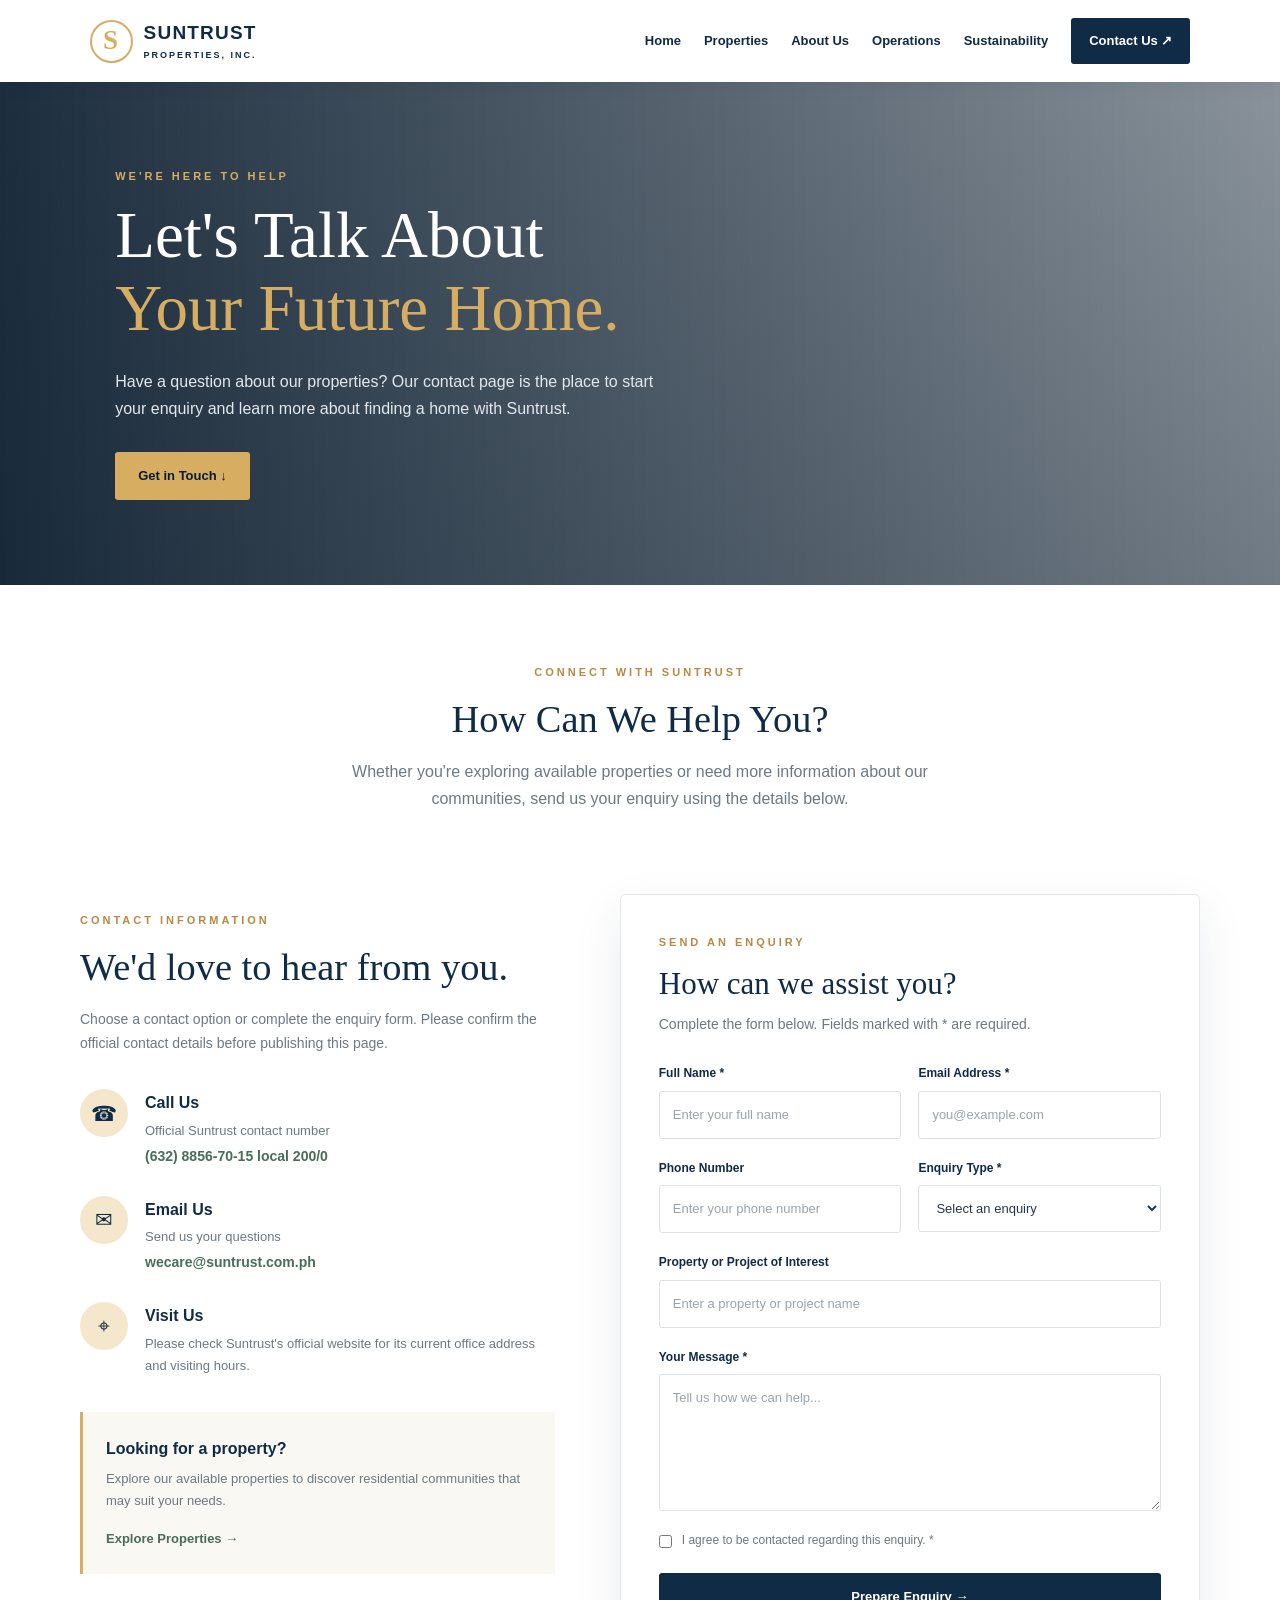
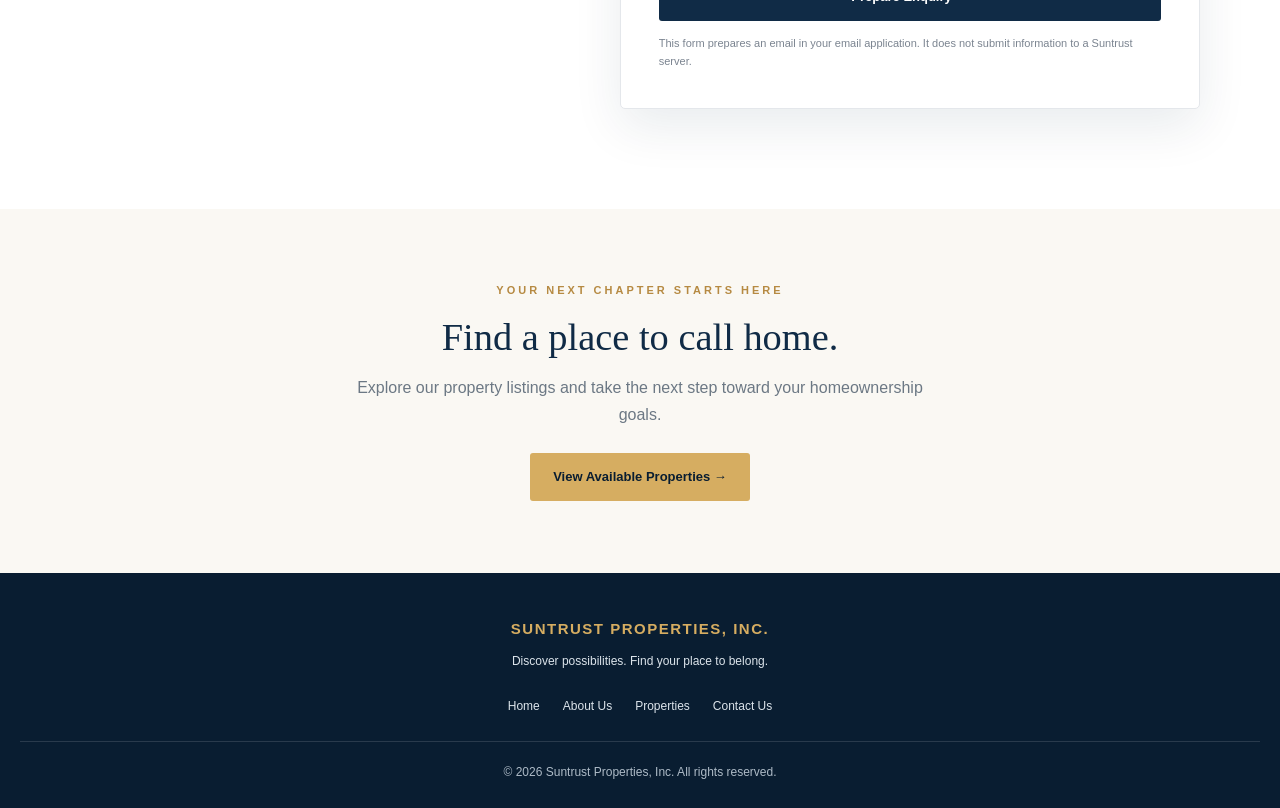
<file: contact.html>
<!DOCTYPE html>
<html lang="en">
<head>
  <meta charset="UTF-8">
  <meta name="viewport" content="width=device-width, initial-scale=1.0">
  <meta name="description" content="Contact Suntrust Properties for property enquiries, homeownership information, and assistance.">
  <title>Contact Us | Suntrust Properties</title>
  <link rel="stylesheet" href="contact.css">
  <script src="contact.js" defer></script>
</head>
<body>
  <header class="site-header">
    <a class="brand" href="index.html" aria-label="Suntrust Properties home">
      <span class="brand-mark">S</span>
      <span>SUNTRUST <small>PROPERTIES, INC.</small></span>
    </a>

    <button class="menu-toggle" id="menuToggle"
      aria-label="Open navigation" aria-expanded="false"
      aria-controls="mainNav">☰</button>

    <nav class="main-nav" id="mainNav">
      <a href="index.html">Home</a>
      <a href="index.html#properties">Properties</a>
      <a href="about-us.html">About Us</a>
      <a href="operations.html">Operations</a>
      <a href="sustainability.html">Sustainability</a>
      <a class="nav-contact active" href="contact.html">Contact Us ↗</a>
    </nav>
  </header>

  <main>
    <section class="contact-hero">
      <div class="hero-overlay"></div>
      <div class="hero-content">
        <p class="eyebrow">WE'RE HERE TO HELP</p>
        <h1>Let's Talk About<br><span>Your Future Home.</span></h1>
        <p>Have a question about our properties? Our contact page is the place to start your enquiry and learn more about finding a home with Suntrust.</p>
        <a class="button button-gold" href="#contact-details">Get in Touch ↓</a>
      </div>
    </section>

    <section class="intro-section">
      <p class="eyebrow">CONNECT WITH SUNTRUST</p>
      <h2>How Can We Help You?</h2>
      <p>Whether you're exploring available properties or need more information about our communities, send us your enquiry using the details below.</p>
    </section>

    <section class="contact-layout" id="contact-details">
      <div class="contact-information">
        <p class="eyebrow">CONTACT INFORMATION</p>
        <h2>We'd love to hear from you.</h2>
        <p class="information-intro">Choose a contact option or complete the enquiry form. Please confirm the official contact details before publishing this page.</p>

        <div class="info-item">
          <div class="info-icon">☎</div>
          <div>
            <h3>Call Us</h3>
            <p>Official Suntrust contact number</p>
            <a href="tel:+63288567015">(632) 8856-70-15 local 200/0</a>
          </div>
        </div>

        <div class="info-item">
          <div class="info-icon">✉</div>
          <div>
            <h3>Email Us</h3>
            <p>Send us your questions</p>
            <a href="mailto:wecare@suntrust.com.ph">wecare@suntrust.com.ph</a>
          </div>
        </div>

        <div class="info-item">
          <div class="info-icon">⌖</div>
          <div>
            <h3>Visit Us</h3>
            <p>Please check Suntrust's official website for its current office address and visiting hours.</p>
          </div>
        </div>

        <div class="contact-note">
          <strong>Looking for a property?</strong>
          <p>Explore our available properties to discover residential communities that may suit your needs.</p>
          <a href="index.html#properties">Explore Properties →</a>
        </div>
      </div>

      <div class="form-card">
        <p class="eyebrow">SEND AN ENQUIRY</p>
        <h2>How can we assist you?</h2>
        <p class="form-description">Complete the form below. Fields marked with * are required.</p>

        <form id="contactForm">
          <div class="form-row">
            <div class="form-group">
              <label for="fullName">Full Name *</label>
              <input type="text" id="fullName" name="fullName"
                placeholder="Enter your full name" autocomplete="name" required>
            </div>
            <div class="form-group">
              <label for="email">Email Address *</label>
              <input type="email" id="email" name="email"
                placeholder="you@example.com" autocomplete="email" required>
            </div>
          </div>

          <div class="form-row">
            <div class="form-group">
              <label for="phone">Phone Number</label>
              <input type="tel" id="phone" name="phone"
                placeholder="Enter your phone number" autocomplete="tel">
            </div>
            <div class="form-group">
              <label for="enquiryType">Enquiry Type *</label>
              <select id="enquiryType" name="enquiryType" required>
                <option value="">Select an enquiry</option>
                <option value="Property enquiry">Property enquiry</option>
                <option value="House and lot">House and lot</option>
                <option value="Condominium">Condominium</option>
                <option value="Payment enquiry">Payment enquiry</option>
                <option value="Customer support">Customer support</option>
                <option value="Other">Other</option>
              </select>
            </div>
          </div>

          <div class="form-group">
            <label for="property">Property or Project of Interest</label>
            <input type="text" id="property" name="property"
              placeholder="Enter a property or project name">
          </div>

          <div class="form-group">
            <label for="message">Your Message *</label>
            <textarea id="message" name="message" rows="5"
              placeholder="Tell us how we can help..." required></textarea>
          </div>

          <label class="consent-row">
            <input type="checkbox" id="consent" name="consent" required>
            <span>I agree to be contacted regarding this enquiry. *</span>
          </label>

          <button type="submit" class="button button-submit" id="submitButton">
            Prepare Enquiry →
          </button>

          <p class="form-status" id="formStatus" role="status" aria-live="polite"></p>
          <p class="form-disclaimer">This form prepares an email in your email application. It does not submit information to a Suntrust server.</p>
        </form>
      </div>
    </section>

    <section class="closing-section">
      <p class="eyebrow">YOUR NEXT CHAPTER STARTS HERE</p>
      <h2>Find a place to call home.</h2>
      <p>Explore our property listings and take the next step toward your homeownership goals.</p>
      <a class="button button-gold" href="index.html#properties">View Available Properties →</a>
    </section>
  </main>

  <footer class="site-footer">
    <a class="footer-brand" href="index.html">SUNTRUST PROPERTIES, INC.</a>
    <p>Discover possibilities. Find your place to belong.</p>
    <div class="footer-links">
      <a href="index.html">Home</a>
      <a href="about-us.html">About Us</a>
      <a href="index.html#properties">Properties</a>
      <a href="contact.html">Contact Us</a>
    </div>
    <p class="copyright">© <span id="currentYear"></span> Suntrust Properties, Inc. All rights reserved.</p>
  </footer>
</body>
</html>
</file>
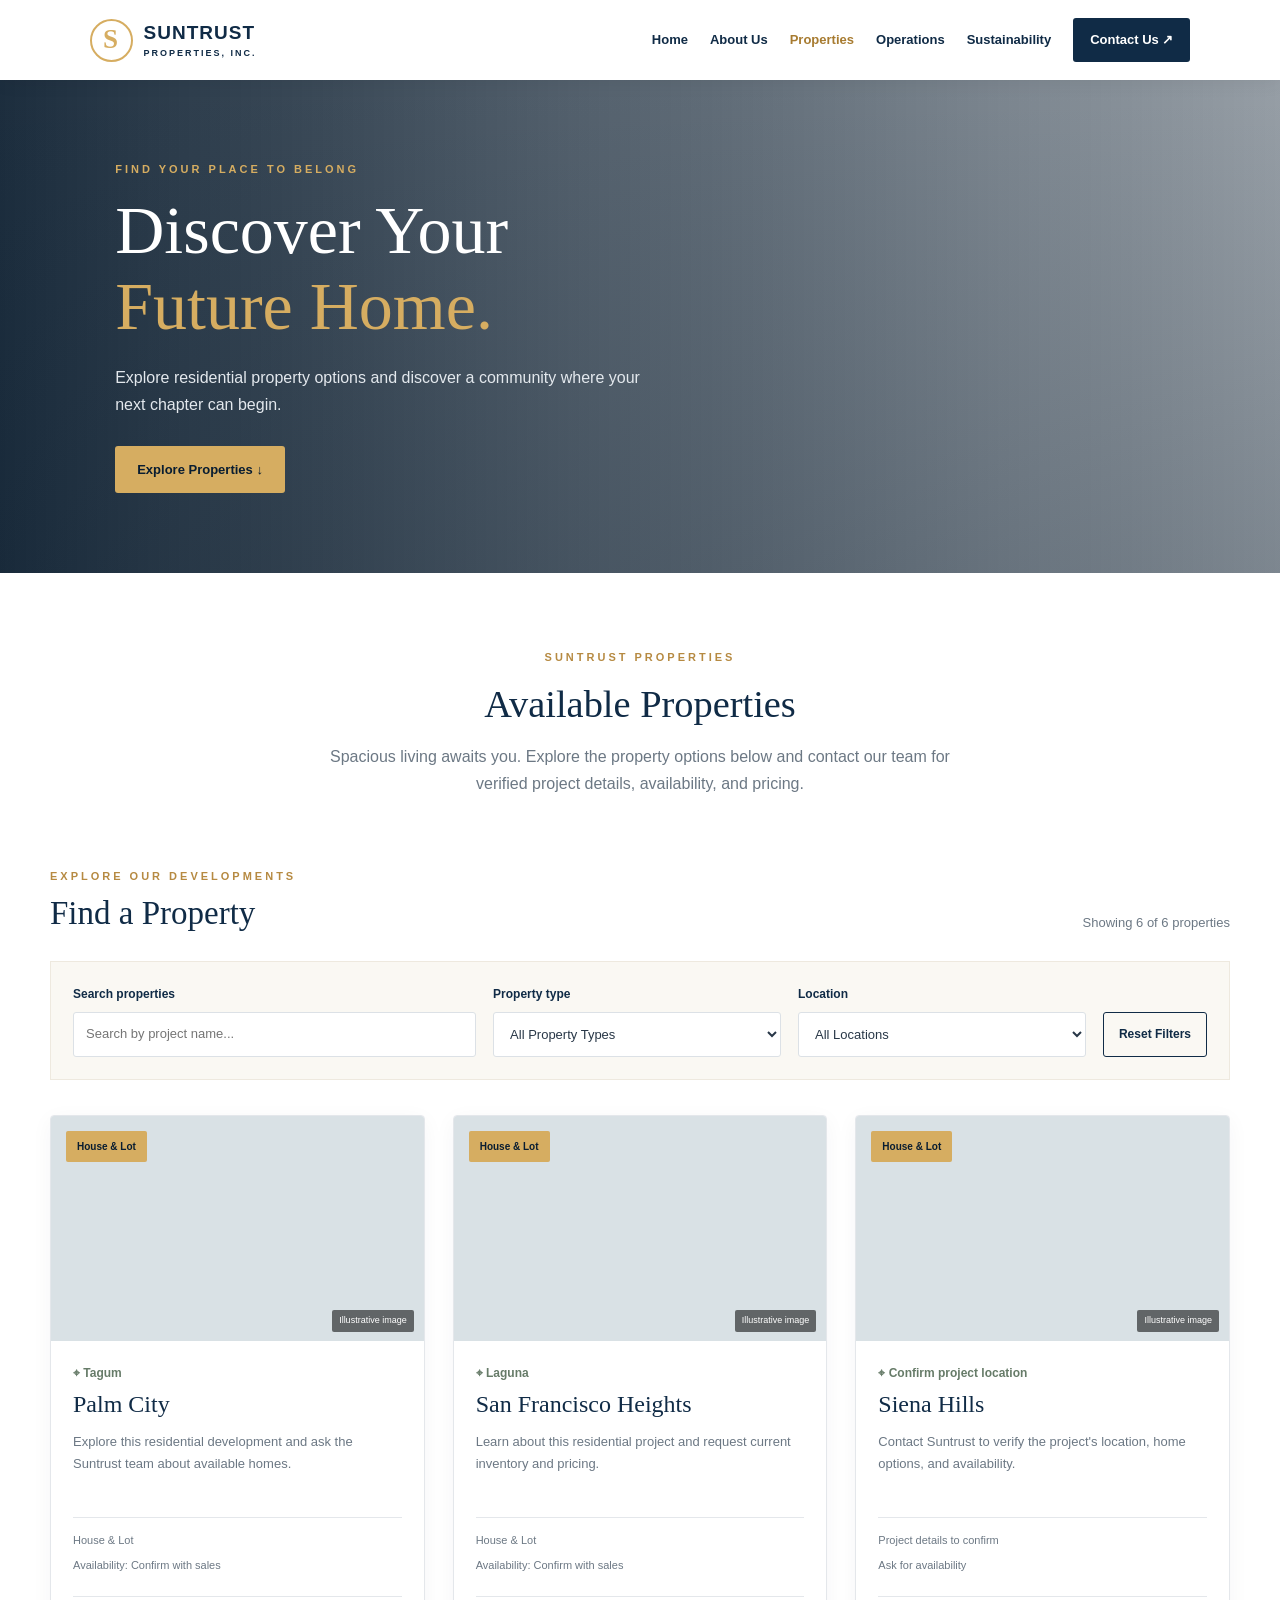
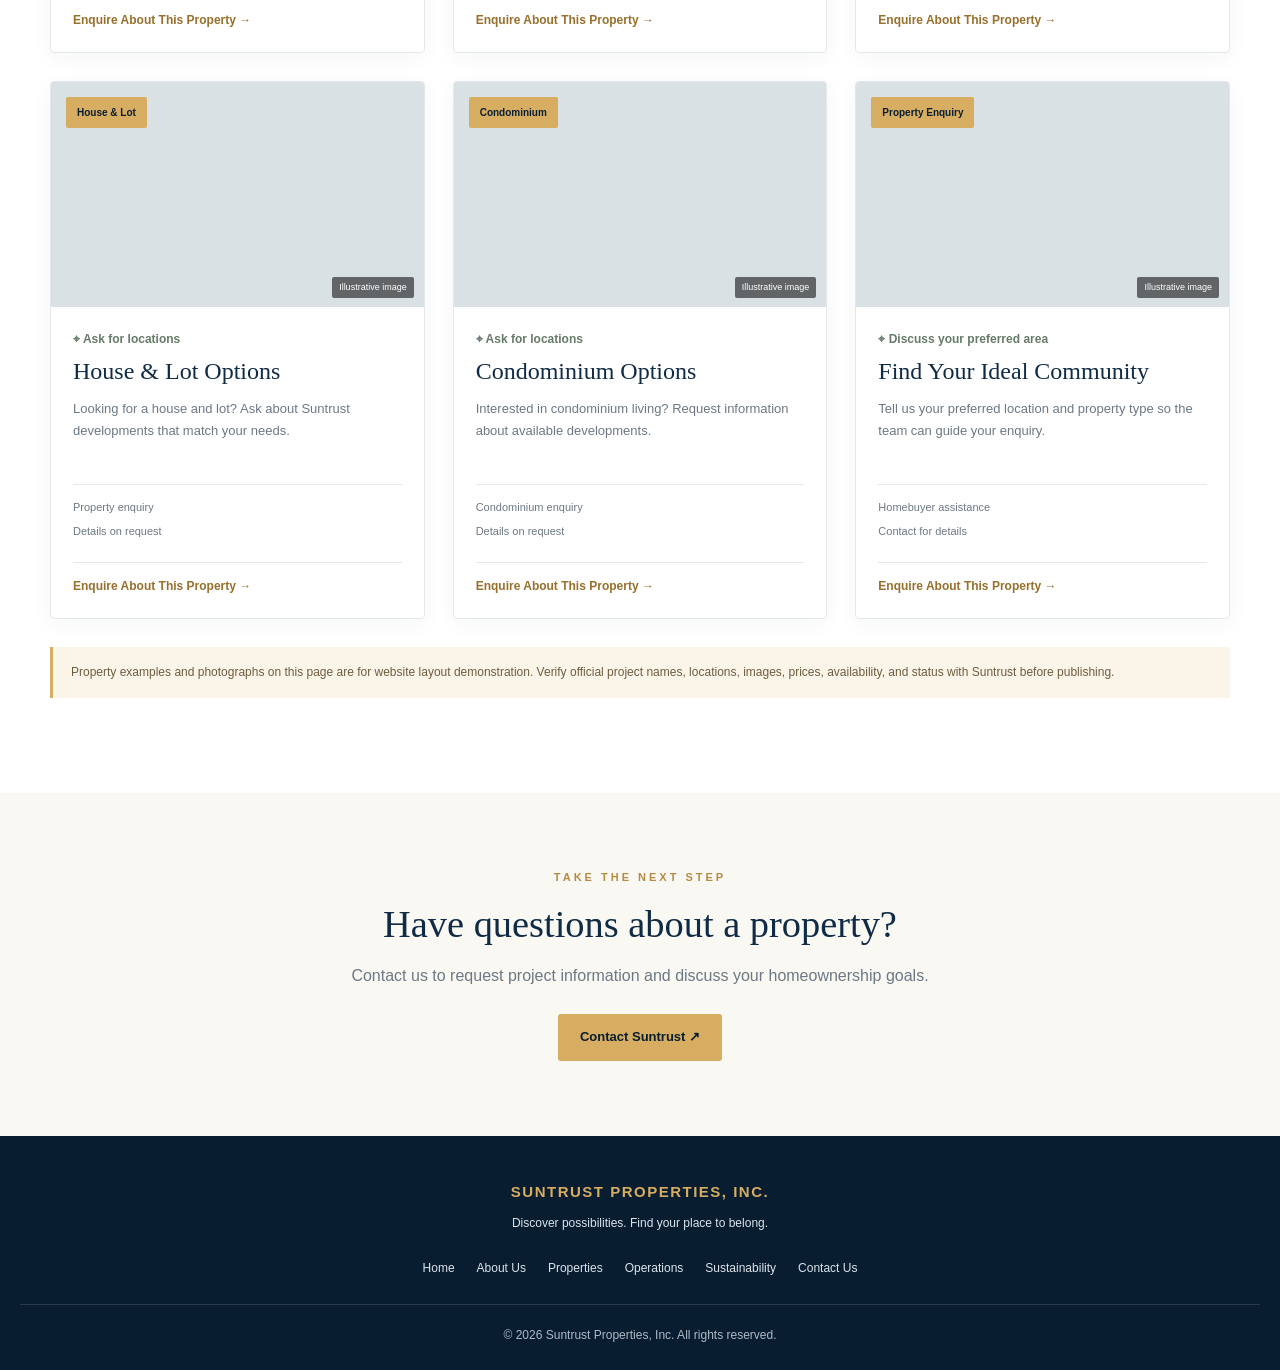
<file: properties.html>
<!DOCTYPE html>
<html lang="en">
<head>
  <meta charset="UTF-8">
  <meta name="viewport" content="width=device-width, initial-scale=1.0">
  <meta name="description" content="Explore Suntrust Properties house-and-lot and condominium developments.">
  <title>Properties | Suntrust Properties, Inc.</title>
  <link rel="stylesheet" href="properties.css">
  <script src="properties.js" defer></script>
</head>
<body>
  <header class="site-header">
    <a href="index.html" class="brand">
      <span class="brand-icon">S</span>
      <span>SUNTRUST <small>PROPERTIES, INC.</small></span>
    </a>

    <button class="menu-toggle" id="menuToggle"
      aria-label="Open navigation" aria-expanded="false"
      aria-controls="mainNav">☰</button>

    <nav class="main-nav" id="mainNav">
      <a href="index.html">Home</a>
      <a href="about-us.html">About Us</a>
      <a href="properties.html" class="active">Properties</a>
      <a href="operations.html">Operations</a>
      <a href="sustainability.html">Sustainability</a>
      <a href="contact.html" class="contact-link">Contact Us ↗</a>
    </nav>
  </header>

  <main>
    <section class="properties-hero">
      <div class="hero-overlay"></div>
      <div class="hero-content">
        <p class="eyebrow">FIND YOUR PLACE TO BELONG</p>
        <h1>Discover Your<br><span>Future Home.</span></h1>
        <p>Explore residential property options and discover a community where your next chapter can begin.</p>
        <a href="#property-list" class="button button-gold">Explore Properties ↓</a>
      </div>
    </section>

    <section class="intro-section">
      <p class="eyebrow">SUNTRUST PROPERTIES</p>
      <h2>Available Properties</h2>
      <p>Spacious living awaits you. Explore the property options below and contact our team for verified project details, availability, and pricing.</p>
    </section>

    <section class="listing-section" id="property-list">
      <div class="listing-heading">
        <div>
          <p class="eyebrow">EXPLORE OUR DEVELOPMENTS</p>
          <h2>Find a Property</h2>
        </div>
        <p id="resultsCount" aria-live="polite">Showing all properties</p>
      </div>

      <div class="filter-panel">
        <div class="filter-field">
          <label for="propertySearch">Search properties</label>
          <input type="search" id="propertySearch"
            placeholder="Search by project name..." autocomplete="off">
        </div>

        <div class="filter-field">
          <label for="propertyType">Property type</label>
          <select id="propertyType">
            <option value="all">All Property Types</option>
            <option value="house-and-lot">House &amp; Lot</option>
            <option value="condominium">Condominium</option>
          </select>
        </div>

        <div class="filter-field">
          <label for="propertyLocation">Location</label>
          <select id="propertyLocation">
            <option value="all">All Locations</option>
            <option value="tagum">Tagum</option>
            <option value="laguna">Laguna</option>
            <option value="other">Other / To be confirmed</option>
          </select>
        </div>

        <button type="button" class="reset-button" id="resetFilters">
          Reset Filters
        </button>
      </div>

      <div class="property-grid" id="propertyGrid">
        <article class="property-card"
          data-name="Palm City" data-type="house-and-lot" data-location="tagum">
          <div class="property-image image-palm">
            <span class="property-badge">House &amp; Lot</span>
            <span class="image-caption">Illustrative image</span>
          </div>
          <div class="property-content">
            <p class="property-location">⌖ Tagum</p>
            <h3>Palm City</h3>
            <p class="property-description">Explore this residential development and ask the Suntrust team about available homes.</p>
            <div class="property-meta">
              <span>House &amp; Lot</span>
              <span>Availability: Confirm with sales</span>
            </div>
            <a class="property-link" href="contact.html?property=Palm%20City">
              Enquire About This Property →
            </a>
          </div>
        </article>

        <article class="property-card"
          data-name="San Francisco Heights" data-type="house-and-lot" data-location="laguna">
          <div class="property-image image-san-francisco">
            <span class="property-badge">House &amp; Lot</span>
            <span class="image-caption">Illustrative image</span>
          </div>
          <div class="property-content">
            <p class="property-location">⌖ Laguna</p>
            <h3>San Francisco Heights</h3>
            <p class="property-description">Learn about this residential project and request current inventory and pricing.</p>
            <div class="property-meta">
              <span>House &amp; Lot</span>
              <span>Availability: Confirm with sales</span>
            </div>
            <a class="property-link" href="contact.html?property=San%20Francisco%20Heights">
              Enquire About This Property →
            </a>
          </div>
        </article>

        <article class="property-card"
          data-name="Siena Hills" data-type="house-and-lot" data-location="other">
          <div class="property-image image-siena">
            <span class="property-badge">House &amp; Lot</span>
            <span class="image-caption">Illustrative image</span>
          </div>
          <div class="property-content">
            <p class="property-location">⌖ Confirm project location</p>
            <h3>Siena Hills</h3>
            <p class="property-description">Contact Suntrust to verify the project's location, home options, and availability.</p>
            <div class="property-meta">
              <span>Project details to confirm</span>
              <span>Ask for availability</span>
            </div>
            <a class="property-link" href="contact.html?property=Siena%20Hills">
              Enquire About This Property →
            </a>
          </div>
        </article>

        <article class="property-card"
          data-name="House and Lot Enquiry" data-type="house-and-lot" data-location="other">
          <div class="property-image image-house">
            <span class="property-badge">House &amp; Lot</span>
            <span class="image-caption">Illustrative image</span>
          </div>
          <div class="property-content">
            <p class="property-location">⌖ Ask for locations</p>
            <h3>House &amp; Lot Options</h3>
            <p class="property-description">Looking for a house and lot? Ask about Suntrust developments that match your needs.</p>
            <div class="property-meta">
              <span>Property enquiry</span>
              <span>Details on request</span>
            </div>
            <a class="property-link" href="contact.html?property=House%20and%20Lot">
              Enquire About This Property →
            </a>
          </div>
        </article>

        <article class="property-card"
          data-name="Condominium Enquiry" data-type="condominium" data-location="other">
          <div class="property-image image-condo">
            <span class="property-badge">Condominium</span>
            <span class="image-caption">Illustrative image</span>
          </div>
          <div class="property-content">
            <p class="property-location">⌖ Ask for locations</p>
            <h3>Condominium Options</h3>
            <p class="property-description">Interested in condominium living? Request information about available developments.</p>
            <div class="property-meta">
              <span>Condominium enquiry</span>
              <span>Details on request</span>
            </div>
            <a class="property-link" href="contact.html?property=Condominium">
              Enquire About This Property →
            </a>
          </div>
        </article>

        <article class="property-card"
          data-name="Property Consultation" data-type="all" data-location="other">
          <div class="property-image image-community">
            <span class="property-badge">Property Enquiry</span>
            <span class="image-caption">Illustrative image</span>
          </div>
          <div class="property-content">
            <p class="property-location">⌖ Discuss your preferred area</p>
            <h3>Find Your Ideal Community</h3>
            <p class="property-description">Tell us your preferred location and property type so the team can guide your enquiry.</p>
            <div class="property-meta">
              <span>Homebuyer assistance</span>
              <span>Contact for details</span>
            </div>
            <a class="property-link" href="contact.html?property=Property%20Consultation">
              Enquire About This Property →
            </a>
          </div>
        </article>
      </div>

      <div class="empty-state" id="emptyState" hidden>
        <h3>No matching properties found</h3>
        <p>Try another search term or change your filters.</p>
        <button type="button" class="button button-dark" id="emptyReset">
          View All Properties
        </button>
      </div>

      <p class="listing-disclaimer">
        Property examples and photographs on this page are for website layout demonstration.
        Verify official project names, locations, images, prices, availability, and status with Suntrust before publishing.
      </p>
    </section>

    <section class="property-cta">
      <p class="eyebrow">TAKE THE NEXT STEP</p>
      <h2>Have questions about a property?</h2>
      <p>Contact us to request project information and discuss your homeownership goals.</p>
      <a href="contact.html" class="button button-gold">Contact Suntrust ↗</a>
    </section>
  </main>

  <footer class="site-footer">
    <a href="index.html" class="footer-brand">SUNTRUST PROPERTIES, INC.</a>
    <p>Discover possibilities. Find your place to belong.</p>
    <div class="footer-links">
      <a href="index.html">Home</a>
      <a href="about-us.html">About Us</a>
      <a href="properties.html">Properties</a>
      <a href="operations.html">Operations</a>
      <a href="sustainability.html">Sustainability</a>
      <a href="contact.html">Contact Us</a>
    </div>
    <p class="copyright">© <span id="currentYear"></span> Suntrust Properties, Inc. All rights reserved.</p>
  </footer>
</body>
</html>
</file>
<file: contact.css>
:root {
  --navy: #102b46;
  --navy-dark: #091d31;
  --gold: #d6ad61;
  --gold-light: #f4e7cb;
  --cream: #faf8f3;
  --white: #ffffff;
  --text: #283747;
  --muted: #6c7884;
  --border: #e4e7eb;
  --green: #486d59;
  --shadow: 0 18px 50px rgba(16, 43, 70, 0.09);
}

* {
  box-sizing: border-box;
  margin: 0;
  padding: 0;
}

html {
  scroll-behavior: smooth;
  scroll-padding-top: 90px;
}

body {
  font-family: Arial, Helvetica, sans-serif;
  color: var(--text);
  background: var(--white);
  line-height: 1.7;
}

a {
  color: inherit;
  text-decoration: none;
}

button,
input,
select,
textarea {
  font: inherit;
}

.site-header {
  min-height: 82px;
  padding: 14px 7%;
  display: flex;
  align-items: center;
  justify-content: space-between;
  gap: 24px;
  background: var(--white);
  position: sticky;
  top: 0;
  z-index: 1000;
  box-shadow: 0 3px 18px rgba(0, 0, 0, 0.06);
}

.brand {
  display: inline-flex;
  align-items: center;
  gap: 11px;
  color: var(--navy);
  font-size: 19px;
  font-weight: 800;
  letter-spacing: 1.2px;
  line-height: 1.3;
}

.brand small {
  display: block;
  margin-top: 4px;
  font-size: 9px;
  font-weight: 600;
  letter-spacing: 2px;
}

.brand-mark {
  width: 43px;
  height: 43px;
  display: grid;
  place-items: center;
  border: 2px solid var(--gold);
  border-radius: 50%;
  color: var(--gold);
  font-family: Georgia, serif;
  font-size: 27px;
}

.main-nav {
  display: flex;
  align-items: center;
  gap: 23px;
}

.main-nav a {
  color: var(--navy);
  font-size: 13px;
  font-weight: 700;
  transition: color 0.2s ease;
}

.main-nav a:hover,
.main-nav a.active:not(.nav-contact) {
  color: #a77b30;
}

.main-nav .nav-contact {
  background: var(--navy);
  color: var(--white);
  padding: 12px 18px;
  border-radius: 3px;
}

.main-nav .nav-contact:hover {
  background: #1c466d;
}

.menu-toggle {
  display: none;
  border: 0;
  background: transparent;
  color: var(--navy);
  font-size: 28px;
  cursor: pointer;
}

.contact-hero {
  min-height: 480px;
  display: flex;
  align-items: center;
  position: relative;
  overflow: hidden;
  background:
    linear-gradient(90deg, rgba(6, 25, 43, 0.91), rgba(6, 25, 43, 0.47)),
    url("https://images.unsplash.com/photo-1600596542815-ffad4c1539a9?auto=format&fit=crop&w=2000&q=85")
    center 55% / cover no-repeat;
}

.hero-overlay {
  position: absolute;
  inset: 0;
  background: linear-gradient(0deg, rgba(8, 25, 41, 0.2), transparent);
}

.hero-content {
  position: relative;
  z-index: 1;
  width: min(800px, 100%);
  padding: 85px 9%;
  color: var(--white);
}

.eyebrow {
  color: #b68a42;
  font-size: 11px;
  font-weight: 800;
  letter-spacing: 3px;
  margin-bottom: 13px;
}

.hero-content .eyebrow {
  color: var(--gold);
}

.hero-content h1 {
  font-family: Georgia, "Times New Roman", serif;
  font-size: clamp(40px, 5.5vw, 65px);
  font-weight: 500;
  line-height: 1.13;
  margin-bottom: 22px;
}

.hero-content h1 span {
  color: var(--gold);
}

.hero-content > p:not(.eyebrow) {
  max-width: 570px;
  margin-bottom: 30px;
  color: #e3e8ed;
  font-size: 16px;
}

.button {
  display: inline-flex;
  align-items: center;
  justify-content: center;
  gap: 8px;
  min-height: 48px;
  padding: 13px 23px;
  border: 0;
  border-radius: 3px;
  font-size: 13px;
  font-weight: 800;
  cursor: pointer;
  transition: transform 0.2s ease, background 0.2s ease;
}

.button:hover {
  transform: translateY(-2px);
}

.button-gold {
  background: var(--gold);
  color: var(--navy-dark);
}

.button-gold:hover {
  background: #e5c17d;
}

.intro-section {
  max-width: 760px;
  margin: auto;
  padding: 78px 24px 42px;
  text-align: center;
}

.intro-section h2,
.contact-information h2,
.form-card h2,
.closing-section h2 {
  font-family: Georgia, "Times New Roman", serif;
  color: var(--navy);
  font-size: clamp(28px, 3vw, 39px);
  font-weight: 500;
  line-height: 1.25;
}

.intro-section h2 {
  margin-bottom: 15px;
}

.intro-section > p:last-child {
  color: var(--muted);
  max-width: 650px;
  margin: auto;
}

.contact-layout {
  display: grid;
  grid-template-columns: 0.9fr 1.1fr;
  gap: 65px;
  max-width: 1180px;
  margin: 0 auto;
  padding: 40px 30px 100px;
  align-items: start;
}

.contact-information {
  padding-top: 17px;
}

.contact-information h2 {
  margin-bottom: 17px;
}

.information-intro,
.form-description {
  color: var(--muted);
  font-size: 14px;
}

.information-intro {
  margin-bottom: 34px;
}

.info-item {
  display: flex;
  align-items: flex-start;
  gap: 17px;
  margin-bottom: 27px;
}

.info-icon {
  display: grid;
  place-items: center;
  flex: 0 0 48px;
  width: 48px;
  height: 48px;
  background: var(--gold-light);
  color: var(--navy);
  border-radius: 50%;
  font-size: 21px;
}

.info-item h3 {
  margin-bottom: 3px;
  color: var(--navy);
  font-size: 16px;
}

.info-item p {
  color: var(--muted);
  font-size: 13px;
}

.info-item a {
  display: inline-block;
  margin-top: 3px;
  color: var(--green);
  font-size: 14px;
  font-weight: 700;
  overflow-wrap: anywhere;
}

.info-item a:hover,
.contact-note a:hover {
  text-decoration: underline;
}

.contact-note {
  margin-top: 35px;
  padding: 23px;
  background: var(--cream);
  border-left: 3px solid var(--gold);
}

.contact-note strong {
  display: block;
  margin-bottom: 6px;
  color: var(--navy);
}

.contact-note p {
  color: var(--muted);
  font-size: 13px;
  margin-bottom: 12px;
}

.contact-note a {
  color: var(--green);
  font-size: 13px;
  font-weight: 800;
}

.form-card {
  padding: 38px;
  background: var(--white);
  border: 1px solid var(--border);
  border-radius: 5px;
  box-shadow: var(--shadow);
}

.form-card h2 {
  font-size: 31px;
  margin-bottom: 9px;
}

.form-description {
  margin-bottom: 27px;
}

.form-row {
  display: grid;
  grid-template-columns: 1fr 1fr;
  gap: 17px;
}

.form-group {
  margin-bottom: 19px;
}

.form-group label {
  display: block;
  margin-bottom: 7px;
  color: var(--navy);
  font-size: 12px;
  font-weight: 800;
}

.form-group input,
.form-group select,
.form-group textarea {
  display: block;
  width: 100%;
  min-height: 47px;
  padding: 12px 13px;
  color: var(--text);
  background: #fff;
  border: 1px solid #dce1e6;
  border-radius: 3px;
  outline: none;
  font-size: 13px;
  transition: border-color 0.2s ease, box-shadow 0.2s ease;
}

.form-group textarea {
  min-height: 130px;
  resize: vertical;
}

.form-group input:focus,
.form-group select:focus,
.form-group textarea:focus {
  border-color: var(--gold);
  box-shadow: 0 0 0 3px rgba(214, 173, 97, 0.16);
}

.form-group input::placeholder,
.form-group textarea::placeholder {
  color: #9aa3ad;
}

.consent-row {
  display: flex;
  align-items: flex-start;
  gap: 10px;
  margin: 4px 0 23px;
  color: var(--muted);
  font-size: 12px;
  cursor: pointer;
}

.consent-row input {
  margin-top: 5px;
  accent-color: var(--navy);
}

.button-submit {
  width: 100%;
  background: var(--navy);
  color: var(--white);
}

.button-submit:hover {
  background: #1c466d;
}

.form-status {
  margin-top: 15px;
  font-size: 13px;
  overflow-wrap: anywhere;
}

.form-status:empty {
  display: none;
}

.form-status.error {
  color: #b42318;
}

.form-status.success {
  color: var(--green);
}

.form-disclaimer {
  margin-top: 14px;
  color: #7b8490;
  font-size: 11px;
  line-height: 1.6;
}

.closing-section {
  padding: 72px 24px;
  text-align: center;
  background: var(--cream);
}

.closing-section h2 {
  margin-bottom: 13px;
}

.closing-section > p:not(.eyebrow) {
  max-width: 590px;
  margin: 0 auto 25px;
  color: var(--muted);
}

.site-footer {
  padding: 42px 20px 25px;
  text-align: center;
  color: #dce4eb;
  background: var(--navy-dark);
}

.footer-brand {
  color: var(--gold);
  font-size: 15px;
  font-weight: 800;
  letter-spacing: 1.5px;
}

.site-footer > p {
  margin-top: 8px;
  font-size: 12px;
}

.footer-links {
  display: flex;
  flex-wrap: wrap;
  justify-content: center;
  gap: 23px;
  margin: 25px 0;
}

.footer-links a {
  font-size: 12px;
}

.footer-links a:hover {
  color: var(--gold);
}

.site-footer .copyright {
  padding-top: 20px;
  border-top: 1px solid rgba(255, 255, 255, 0.13);
  color: #aebbc7;
}

@media (max-width: 1050px) {
  .site-header {
    padding-inline: 4%;
  }

  .main-nav {
    gap: 13px;
  }

  .main-nav a {
    font-size: 12px;
  }

  .contact-layout {
    gap: 35px;
  }

  .form-card {
    padding: 28px;
  }
}

@media (max-width: 820px) {
  .site-header {
    min-height: 74px;
    flex-wrap: wrap;
  }

  .menu-toggle {
    display: block;
  }

  .main-nav {
    display: none;
    flex-direction: column;
    align-items: stretch;
    width: 100%;
    gap: 0;
    padding: 8px 0 12px;
  }

  .main-nav.open {
    display: flex;
  }

  .main-nav a {
    padding: 12px 8px;
    font-size: 14px;
  }

  .main-nav .nav-contact {
    margin-top: 8px;
    text-align: center;
  }

  .contact-hero {
    min-height: 430px;
  }

  .hero-content {
    padding: 70px 7%;
  }

  .contact-layout {
    grid-template-columns: 1fr;
    max-width: 680px;
    padding: 25px 24px 75px;
  }

  .contact-information {
    padding-top: 0;
  }
}

@media (max-width: 520px) {
  .brand {
    font-size: 16px;
  }

  .brand-mark {
    width: 38px;
    height: 38px;
    font-size: 23px;
  }

  .hero-content h1 {
    font-size: 40px;
  }

  .hero-content > p:not(.eyebrow) {
    font-size: 14px;
  }

  .intro-section {
    padding-top: 55px;
  }

  .contact-layout {
    padding-inline: 17px;
  }

  .form-card {
    padding: 23px 17px;
  }

  .form-row {
    grid-template-columns: 1fr;
    gap: 0;
  }

  .form-card h2 {
    font-size: 27px;
  }

  .closing-section {
    padding: 55px 20px;
  }
}

@media (prefers-reduced-motion: reduce) {
  html {
    scroll-behavior: auto;
  }

  *,
  *::before,
  *::after {
    transition-duration: 0.01ms !important;
  }
}
</file>
<file: properties.css>
:root {
  --navy: #102b46;
  --navy-dark: #091d31;
  --gold: #d6ad61;
  --cream: #faf8f3;
  --text: #283747;
  --muted: #6c7884;
  --border: #e4e7eb;
  --white: #fff;
  --shadow: 0 12px 35px rgba(16, 43, 70, 0.09);
}

* {
  box-sizing: border-box;
  margin: 0;
  padding: 0;
}

html {
  scroll-behavior: smooth;
  scroll-padding-top: 100px;
}

body {
  font-family: Arial, Helvetica, sans-serif;
  color: var(--text);
  background: var(--white);
  line-height: 1.7;
}

a {
  color: inherit;
  text-decoration: none;
}

button,
input,
select {
  font: inherit;
}

.site-header {
  min-height: 80px;
  padding: 14px 7%;
  display: flex;
  align-items: center;
  justify-content: space-between;
  gap: 24px;
  background: var(--white);
  position: sticky;
  top: 0;
  z-index: 1000;
  box-shadow: 0 3px 18px rgba(0, 0, 0, 0.06);
}

.brand {
  display: flex;
  align-items: center;
  gap: 11px;
  color: var(--navy);
  font-size: 19px;
  font-weight: 800;
  letter-spacing: 1px;
  line-height: 1.25;
}

.brand small {
  display: block;
  margin-top: 4px;
  font-size: 9px;
  letter-spacing: 2px;
}

.brand-icon {
  display: grid;
  place-items: center;
  width: 43px;
  height: 43px;
  border: 2px solid var(--gold);
  border-radius: 50%;
  color: var(--gold);
  font-family: Georgia, serif;
  font-size: 27px;
}

.main-nav {
  display: flex;
  align-items: center;
  gap: 22px;
}

.main-nav a {
  color: var(--navy);
  font-size: 13px;
  font-weight: 700;
  transition: color 0.2s ease;
}

.main-nav a:hover,
.main-nav a.active:not(.contact-link) {
  color: #a77b30;
}

.main-nav .contact-link {
  padding: 11px 17px;
  color: var(--white);
  background: var(--navy);
  border-radius: 3px;
}

.main-nav .contact-link:hover {
  background: #1c466d;
}

.menu-toggle {
  display: none;
  border: 0;
  background: transparent;
  color: var(--navy);
  font-size: 28px;
  cursor: pointer;
}

.properties-hero {
  min-height: 490px;
  display: flex;
  align-items: center;
  position: relative;
  overflow: hidden;
  background:
    linear-gradient(90deg, rgba(6, 25, 43, 0.91), rgba(6, 25, 43, 0.42)),
    url("https://images.unsplash.com/photo-1600596542815-ffad4c1539a9?auto=format&fit=crop&w=2000&q=85")
    center 55% / cover no-repeat;
}

.hero-overlay {
  position: absolute;
  inset: 0;
  background: linear-gradient(0deg, rgba(8, 25, 41, 0.18), transparent);
}

.hero-content {
  position: relative;
  z-index: 1;
  max-width: 790px;
  padding: 80px 9%;
  color: var(--white);
}

.eyebrow {
  margin-bottom: 13px;
  color: #b68a42;
  font-size: 11px;
  font-weight: 800;
  letter-spacing: 3px;
}

.hero-content .eyebrow {
  color: var(--gold);
}

.hero-content h1 {
  margin-bottom: 20px;
  font-family: Georgia, "Times New Roman", serif;
  font-size: clamp(42px, 5.5vw, 68px);
  font-weight: 500;
  line-height: 1.12;
}

.hero-content h1 span {
  color: var(--gold);
}

.hero-content > p:not(.eyebrow) {
  max-width: 550px;
  margin-bottom: 28px;
  color: #e3e8ed;
  font-size: 16px;
}

.button {
  display: inline-flex;
  align-items: center;
  justify-content: center;
  min-height: 47px;
  padding: 12px 22px;
  border: 0;
  border-radius: 3px;
  font-size: 13px;
  font-weight: 800;
  cursor: pointer;
  transition: background 0.2s ease, transform 0.2s ease;
}

.button:hover {
  transform: translateY(-2px);
}

.button-gold {
  background: var(--gold);
  color: var(--navy-dark);
}

.button-gold:hover {
  background: #e6c681;
}

.button-dark {
  background: var(--navy);
  color: var(--white);
}

.intro-section {
  max-width: 780px;
  margin: 0 auto;
  padding: 75px 24px 55px;
  text-align: center;
}

.intro-section h2,
.listing-heading h2,
.property-cta h2 {
  color: var(--navy);
  font-family: Georgia, "Times New Roman", serif;
  font-size: clamp(29px, 3vw, 40px);
  font-weight: 500;
  line-height: 1.25;
}

.intro-section h2 {
  margin-bottom: 15px;
}

.intro-section > p:last-child {
  max-width: 660px;
  margin: auto;
  color: var(--muted);
}

.listing-section {
  max-width: 1240px;
  margin: 0 auto;
  padding: 15px 30px 95px;
}

.listing-heading {
  display: flex;
  align-items: end;
  justify-content: space-between;
  gap: 20px;
  margin-bottom: 27px;
}

.listing-heading .eyebrow {
  margin-bottom: 7px;
}

.listing-heading h2 {
  font-size: 33px;
}

#resultsCount {
  color: var(--muted);
  font-size: 13px;
}

.filter-panel {
  display: grid;
  grid-template-columns: 1.4fr 1fr 1fr auto;
  align-items: end;
  gap: 17px;
  margin-bottom: 35px;
  padding: 22px;
  background: var(--cream);
  border: 1px solid #eee9df;
}

.filter-field label {
  display: block;
  margin-bottom: 7px;
  color: var(--navy);
  font-size: 12px;
  font-weight: 800;
}

.filter-field input,
.filter-field select {
  width: 100%;
  min-height: 45px;
  padding: 10px 12px;
  color: var(--text);
  background: var(--white);
  border: 1px solid #dce1e6;
  border-radius: 3px;
  outline: none;
  font-size: 13px;
}

.filter-field input:focus,
.filter-field select:focus {
  border-color: var(--gold);
  box-shadow: 0 0 0 3px rgba(214, 173, 97, 0.15);
}

.reset-button {
  min-height: 45px;
  padding: 10px 15px;
  color: var(--navy);
  background: transparent;
  border: 1px solid var(--navy);
  border-radius: 3px;
  font-size: 12px;
  font-weight: 800;
  cursor: pointer;
}

.reset-button:hover {
  color: var(--white);
  background: var(--navy);
}

.property-grid {
  display: grid;
  grid-template-columns: repeat(3, minmax(0, 1fr));
  gap: 28px;
}

.property-card {
  min-width: 0;
  overflow: hidden;
  background: var(--white);
  border: 1px solid var(--border);
  border-radius: 4px;
  box-shadow: 0 5px 22px rgba(16, 43, 70, 0.045);
  transition: transform 0.25s ease, box-shadow 0.25s ease;
}

.property-card:hover {
  transform: translateY(-5px);
  box-shadow: var(--shadow);
}

.property-image {
  height: 225px;
  position: relative;
  background-color: #d9e1e5;
  background-position: center;
  background-size: cover;
}

.image-palm {
  background-image: url("https://images.unsplash.com/photo-1600585154340-be6161a56a0c?auto=format&fit=crop&w=900&q=80");
}

.image-san-francisco {
  background-image: url("https://images.unsplash.com/photo-1600607687939-ce8a6c25118c?auto=format&fit=crop&w=900&q=80");
}

.image-siena {
  background-image: url("https://images.unsplash.com/photo-1600566753086-00f18fb6b3ea?auto=format&fit=crop&w=900&q=80");
}

.image-house {
  background-image: url("https://images.unsplash.com/photo-1600047509807-ba8f99d2cdde?auto=format&fit=crop&w=900&q=80");
}

.image-condo {
  background-image: url("https://images.unsplash.com/photo-1545324418-cc1a3fa10c00?auto=format&fit=crop&w=900&q=80");
}

.image-community {
  background-image: url("https://images.unsplash.com/photo-1600607687920-4e2a09cf159d?auto=format&fit=crop&w=900&q=80");
}

.property-badge {
  position: absolute;
  top: 15px;
  left: 15px;
  padding: 7px 11px;
  color: var(--navy-dark);
  background: var(--gold);
  border-radius: 2px;
  font-size: 10px;
  font-weight: 800;
}

.image-caption {
  position: absolute;
  right: 10px;
  bottom: 9px;
  padding: 3px 7px;
  color: white;
  background: rgba(0, 0, 0, 0.55);
  border-radius: 2px;
  font-size: 9px;
}

.property-content {
  padding: 22px;
}

.property-location {
  margin-bottom: 6px;
  color: #667b68;
  font-size: 12px;
  font-weight: 700;
}

.property-content h3 {
  margin-bottom: 11px;
  color: var(--navy);
  font-family: Georgia, "Times New Roman", serif;
  font-size: 24px;
  font-weight: 500;
  line-height: 1.3;
}

.property-description {
  min-height: 68px;
  margin-bottom: 18px;
  color: var(--muted);
  font-size: 13px;
}

.property-meta {
  display: flex;
  flex-direction: column;
  gap: 6px;
  padding: 13px 0;
  border-top: 1px solid var(--border);
  color: var(--muted);
  font-size: 11px;
}

.property-link {
  display: block;
  margin-top: 8px;
  padding-top: 13px;
  color: #98702c;
  border-top: 1px solid var(--border);
  font-size: 12px;
  font-weight: 800;
}

.property-link:hover {
  color: var(--navy);
}

.empty-state {
  padding: 55px 20px;
  text-align: center;
  background: var(--cream);
}

.empty-state h3 {
  margin-bottom: 8px;
  color: var(--navy);
  font-size: 22px;
}

.empty-state p {
  margin-bottom: 20px;
  color: var(--muted);
}

.listing-disclaimer {
  margin-top: 28px;
  padding: 15px 18px;
  color: #6e5c3e;
  background: #fbf5e9;
  border-left: 3px solid var(--gold);
  font-size: 12px;
}

.property-cta {
  padding: 75px 24px;
  text-align: center;
  background: var(--cream);
}

.property-cta h2 {
  margin-bottom: 14px;
}

.property-cta > p:not(.eyebrow) {
  max-width: 600px;
  margin: 0 auto 25px;
  color: var(--muted);
}

.site-footer {
  padding: 42px 20px 25px;
  text-align: center;
  color: #dce4eb;
  background: var(--navy-dark);
}

.footer-brand {
  color: var(--gold);
  font-size: 15px;
  font-weight: 800;
  letter-spacing: 1.5px;
}

.site-footer > p {
  margin-top: 8px;
  font-size: 12px;
}

.footer-links {
  display: flex;
  flex-wrap: wrap;
  justify-content: center;
  gap: 22px;
  margin: 25px 0;
}

.footer-links a {
  font-size: 12px;
}

.footer-links a:hover {
  color: var(--gold);
}

.site-footer .copyright {
  padding-top: 20px;
  border-top: 1px solid rgba(255, 255, 255, 0.13);
  color: #aebbc7;
}

[hidden] {
  display: none !important;
}

@media (max-width: 1050px) {
  .site-header {
    padding-inline: 4%;
  }

  .main-nav {
    gap: 13px;
  }

  .main-nav a {
    font-size: 12px;
  }

  .filter-panel {
    grid-template-columns: 1fr 1fr;
  }

  .property-grid {
    grid-template-columns: repeat(2, minmax(0, 1fr));
  }
}

@media (max-width: 820px) {
  .site-header {
    min-height: 74px;
    flex-wrap: wrap;
  }

  .menu-toggle {
    display: block;
  }

  .main-nav {
    display: none;
    flex-direction: column;
    align-items: stretch;
    width: 100%;
    gap: 0;
    padding: 8px 0 12px;
  }

  .main-nav.open {
    display: flex;
  }

  .main-nav a {
    padding: 12px 8px;
    font-size: 14px;
  }

  .main-nav .contact-link {
    margin-top: 8px;
    text-align: center;
  }

  .properties-hero {
    min-height: 420px;
  }

  .hero-content {
    padding: 65px 7%;
  }

  .listing-section {
    padding-inline: 22px;
  }
}

@media (max-width: 560px) {
  .brand {
    font-size: 16px;
  }

  .brand-icon {
    width: 38px;
    height: 38px;
    font-size: 23px;
  }

  .hero-content h1 {
    font-size: 42px;
  }

  .hero-content > p:not(.eyebrow) {
    font-size: 14px;
  }

  .intro-section {
    padding: 55px 20px 40px;
  }

  .listing-section {
    padding-inline: 16px;
  }

  .listing-heading {
    align-items: flex-start;
    flex-direction: column;
  }

  .filter-panel {
    grid-template-columns: 1fr;
    padding: 17px;
  }

  .property-grid {
    grid-template-columns: 1fr;
    gap: 22px;
  }

  .property-image {
    height: 235px;
  }

  .property-description {
    min-height: 0;
  }

  .property-cta {
    padding: 55px 20px;
  }
}

@media (prefers-reduced-motion: reduce) {
  html {
    scroll-behavior: auto;
  }

  *,
  *::before,
  *::after {
    transition-duration: 0.01ms !important;
  }
}
</file>
